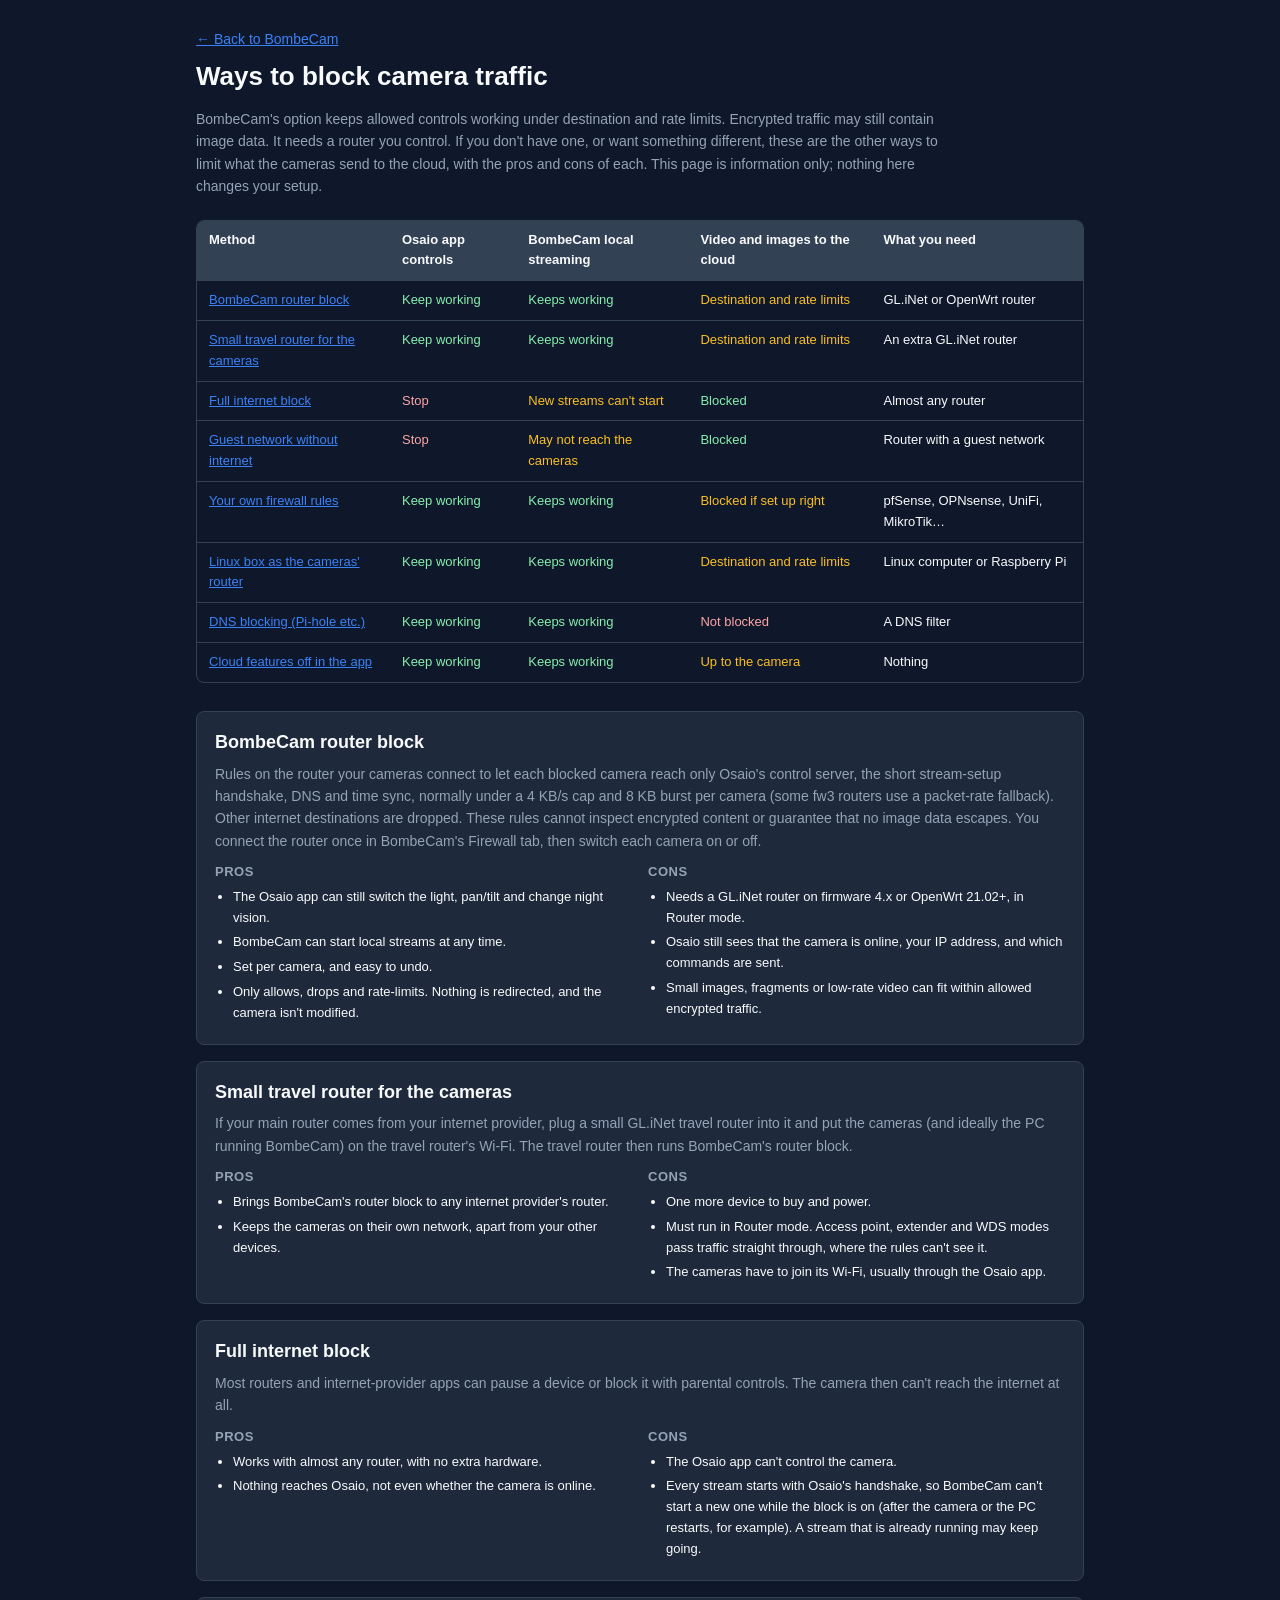
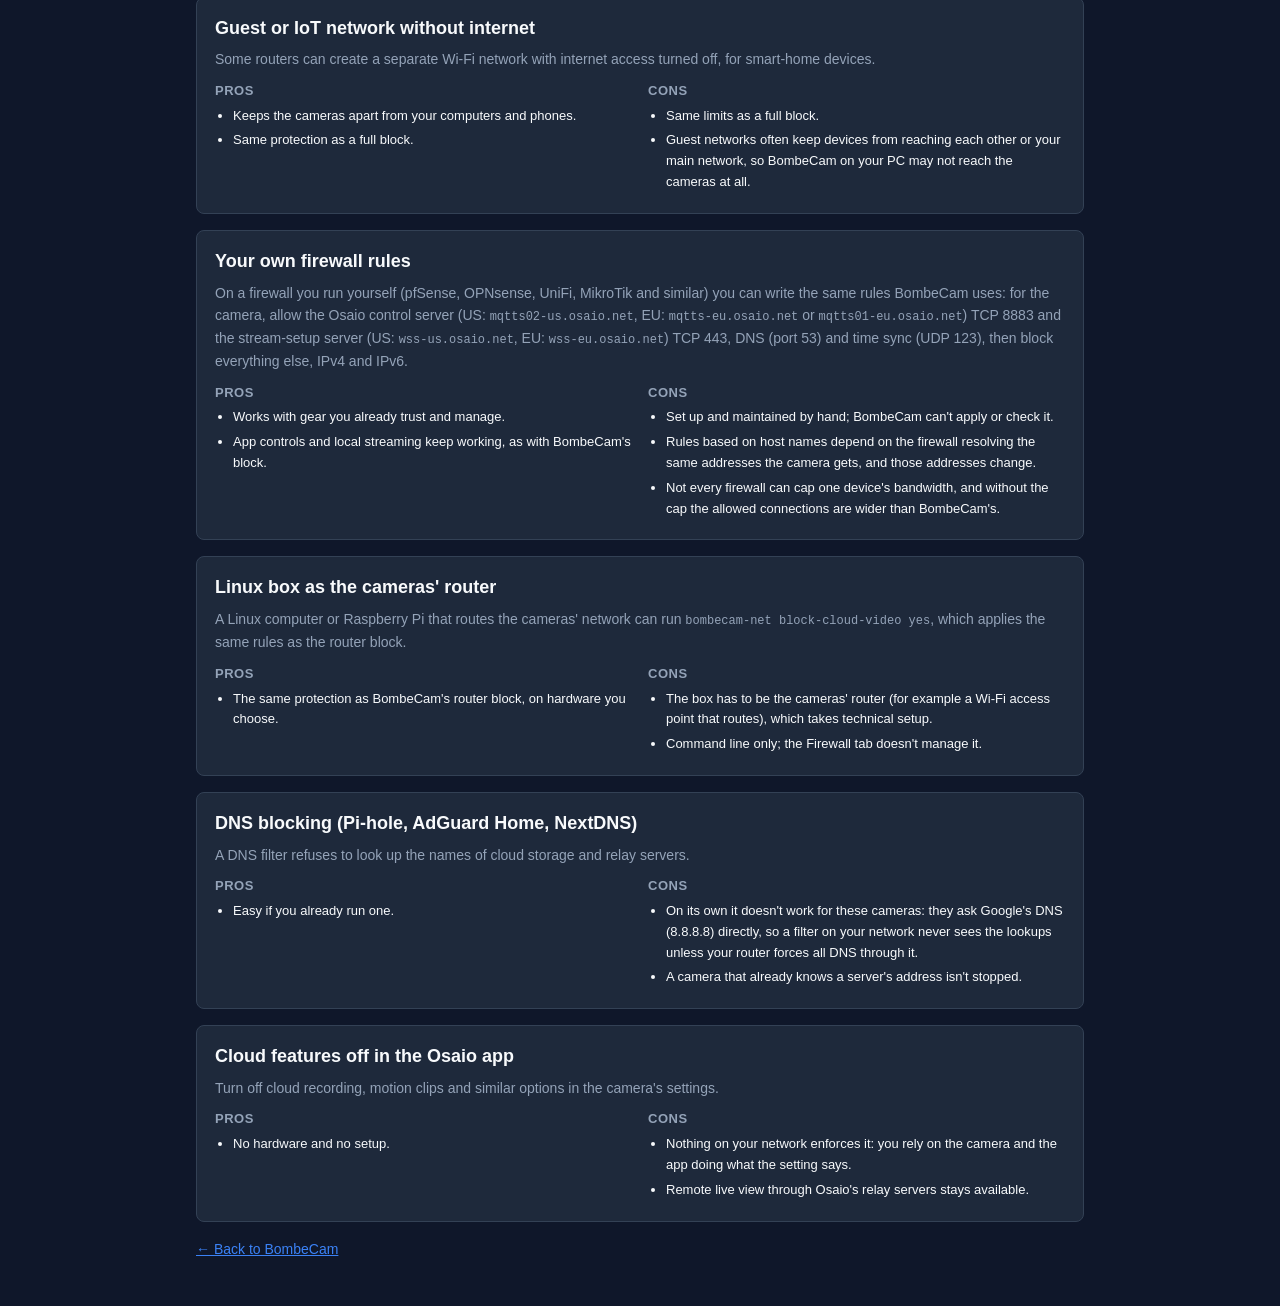
<file: web/blocking-options.html>
<!DOCTYPE html>
<html lang="en">
<head>
  <meta charset="UTF-8">
  <meta name="viewport" content="width=device-width, initial-scale=1.0">
  <title>Ways to block camera traffic · BombeCam</title>
  <link rel="stylesheet" href="style.css">
</head>
<body class="info-page">
  <main class="info-main">
    <p class="info-back"><a href="/">&larr; Back to BombeCam</a></p>
    <h1>Ways to block camera traffic</h1>
    <p class="info-lead">
      BombeCam's option keeps allowed controls working under destination and rate limits. Encrypted traffic may still contain image data.
      It needs a router you control. If you don't have one, or want something different, these are the other ways
      to limit what the cameras send to the cloud, with the pros and cons of each. This page is information only;
      nothing here changes your setup.
    </p>

    <div class="info-table-wrap">
      <table class="info-table">
        <thead>
          <tr>
            <th>Method</th>
            <th>Osaio app controls</th>
            <th>BombeCam local streaming</th>
            <th>Video and images to the cloud</th>
            <th>What you need</th>
          </tr>
        </thead>
        <tbody>
          <tr>
            <td><a href="#bombecam">BombeCam router block</a></td>
            <td class="yes">Keep working</td>
            <td class="yes">Keeps working</td>
            <td class="partly">Destination and rate limits</td>
            <td>GL.iNet or OpenWrt router</td>
          </tr>
          <tr>
            <td><a href="#travel-router">Small travel router for the cameras</a></td>
            <td class="yes">Keep working</td>
            <td class="yes">Keeps working</td>
            <td class="partly">Destination and rate limits</td>
            <td>An extra GL.iNet router</td>
          </tr>
          <tr>
            <td><a href="#full-block">Full internet block</a></td>
            <td class="no">Stop</td>
            <td class="partly">New streams can't start</td>
            <td class="yes">Blocked</td>
            <td>Almost any router</td>
          </tr>
          <tr>
            <td><a href="#guest">Guest network without internet</a></td>
            <td class="no">Stop</td>
            <td class="partly">May not reach the cameras</td>
            <td class="yes">Blocked</td>
            <td>Router with a guest network</td>
          </tr>
          <tr>
            <td><a href="#own-firewall">Your own firewall rules</a></td>
            <td class="yes">Keep working</td>
            <td class="yes">Keeps working</td>
            <td class="partly">Blocked if set up right</td>
            <td>pfSense, OPNsense, UniFi, MikroTik…</td>
          </tr>
          <tr>
            <td><a href="#linux">Linux box as the cameras' router</a></td>
            <td class="yes">Keep working</td>
            <td class="yes">Keeps working</td>
            <td class="partly">Destination and rate limits</td>
            <td>Linux computer or Raspberry Pi</td>
          </tr>
          <tr>
            <td><a href="#dns">DNS blocking (Pi-hole etc.)</a></td>
            <td class="yes">Keep working</td>
            <td class="yes">Keeps working</td>
            <td class="no">Not blocked</td>
            <td>A DNS filter</td>
          </tr>
          <tr>
            <td><a href="#app-settings">Cloud features off in the app</a></td>
            <td class="yes">Keep working</td>
            <td class="yes">Keeps working</td>
            <td class="partly">Up to the camera</td>
            <td>Nothing</td>
          </tr>
        </tbody>
      </table>
    </div>

    <section class="info-method" id="bombecam">
      <h2>BombeCam router block</h2>
      <p>Rules on the router your cameras connect to let each blocked camera reach only Osaio's control server, the short stream-setup handshake, DNS and time sync, normally under a 4&nbsp;KB/s cap and 8&nbsp;KB burst per camera (some fw3 routers use a packet-rate fallback). Other internet destinations are dropped. These rules cannot inspect encrypted content or guarantee that no image data escapes. You connect the router once in BombeCam's Firewall tab, then switch each camera on or off.</p>
      <div class="info-proscons">
        <div><h3>Pros</h3><ul>
          <li>The Osaio app can still switch the light, pan/tilt and change night vision.</li>
          <li>BombeCam can start local streams at any time.</li>
          <li>Set per camera, and easy to undo.</li>
          <li>Only allows, drops and rate-limits. Nothing is redirected, and the camera isn't modified.</li>
        </ul></div>
        <div><h3>Cons</h3><ul>
          <li>Needs a GL.iNet router on firmware 4.x or OpenWrt 21.02+, in Router mode.</li>
          <li>Osaio still sees that the camera is online, your IP address, and which commands are sent.</li>
          <li>Small images, fragments or low-rate video can fit within allowed encrypted traffic.</li>
        </ul></div>
      </div>
    </section>

    <section class="info-method" id="travel-router">
      <h2>Small travel router for the cameras</h2>
      <p>If your main router comes from your internet provider, plug a small GL.iNet travel router into it and put the cameras (and ideally the PC running BombeCam) on the travel router's Wi-Fi. The travel router then runs BombeCam's router block.</p>
      <div class="info-proscons">
        <div><h3>Pros</h3><ul>
          <li>Brings BombeCam's router block to any internet provider's router.</li>
          <li>Keeps the cameras on their own network, apart from your other devices.</li>
        </ul></div>
        <div><h3>Cons</h3><ul>
          <li>One more device to buy and power.</li>
          <li>Must run in Router mode. Access point, extender and WDS modes pass traffic straight through, where the rules can't see it.</li>
          <li>The cameras have to join its Wi-Fi, usually through the Osaio app.</li>
        </ul></div>
      </div>
    </section>

    <section class="info-method" id="full-block">
      <h2>Full internet block</h2>
      <p>Most routers and internet-provider apps can pause a device or block it with parental controls. The camera then can't reach the internet at all.</p>
      <div class="info-proscons">
        <div><h3>Pros</h3><ul>
          <li>Works with almost any router, with no extra hardware.</li>
          <li>Nothing reaches Osaio, not even whether the camera is online.</li>
        </ul></div>
        <div><h3>Cons</h3><ul>
          <li>The Osaio app can't control the camera.</li>
          <li>Every stream starts with Osaio's handshake, so BombeCam can't start a new one while the block is on (after the camera or the PC restarts, for example). A stream that is already running may keep going.</li>
        </ul></div>
      </div>
    </section>

    <section class="info-method" id="guest">
      <h2>Guest or IoT network without internet</h2>
      <p>Some routers can create a separate Wi-Fi network with internet access turned off, for smart-home devices.</p>
      <div class="info-proscons">
        <div><h3>Pros</h3><ul>
          <li>Keeps the cameras apart from your computers and phones.</li>
          <li>Same protection as a full block.</li>
        </ul></div>
        <div><h3>Cons</h3><ul>
          <li>Same limits as a full block.</li>
          <li>Guest networks often keep devices from reaching each other or your main network, so BombeCam on your PC may not reach the cameras at all.</li>
        </ul></div>
      </div>
    </section>

    <section class="info-method" id="own-firewall">
      <h2>Your own firewall rules</h2>
      <p>On a firewall you run yourself (pfSense, OPNsense, UniFi, MikroTik and similar) you can write the same rules BombeCam uses: for the camera, allow the Osaio control server (US: <code>mqtts02-us.osaio.net</code>, EU: <code>mqtts-eu.osaio.net</code> or <code>mqtts01-eu.osaio.net</code>) TCP 8883 and the stream-setup server (US: <code>wss-us.osaio.net</code>, EU: <code>wss-eu.osaio.net</code>) TCP 443, DNS (port 53) and time sync (UDP 123), then block everything else, IPv4 and IPv6.</p>
      <div class="info-proscons">
        <div><h3>Pros</h3><ul>
          <li>Works with gear you already trust and manage.</li>
          <li>App controls and local streaming keep working, as with BombeCam's block.</li>
        </ul></div>
        <div><h3>Cons</h3><ul>
          <li>Set up and maintained by hand; BombeCam can't apply or check it.</li>
          <li>Rules based on host names depend on the firewall resolving the same addresses the camera gets, and those addresses change.</li>
          <li>Not every firewall can cap one device's bandwidth, and without the cap the allowed connections are wider than BombeCam's.</li>
        </ul></div>
      </div>
    </section>

    <section class="info-method" id="linux">
      <h2>Linux box as the cameras' router</h2>
      <p>A Linux computer or Raspberry Pi that routes the cameras' network can run <code>bombecam-net block-cloud-video yes</code>, which applies the same rules as the router block.</p>
      <div class="info-proscons">
        <div><h3>Pros</h3><ul>
          <li>The same protection as BombeCam's router block, on hardware you choose.</li>
        </ul></div>
        <div><h3>Cons</h3><ul>
          <li>The box has to be the cameras' router (for example a Wi-Fi access point that routes), which takes technical setup.</li>
          <li>Command line only; the Firewall tab doesn't manage it.</li>
        </ul></div>
      </div>
    </section>

    <section class="info-method" id="dns">
      <h2>DNS blocking (Pi-hole, AdGuard Home, NextDNS)</h2>
      <p>A DNS filter refuses to look up the names of cloud storage and relay servers.</p>
      <div class="info-proscons">
        <div><h3>Pros</h3><ul>
          <li>Easy if you already run one.</li>
        </ul></div>
        <div><h3>Cons</h3><ul>
          <li>On its own it doesn't work for these cameras: they ask Google's DNS (8.8.8.8) directly, so a filter on your network never sees the lookups unless your router forces all DNS through it.</li>
          <li>A camera that already knows a server's address isn't stopped.</li>
        </ul></div>
      </div>
    </section>

    <section class="info-method" id="app-settings">
      <h2>Cloud features off in the Osaio app</h2>
      <p>Turn off cloud recording, motion clips and similar options in the camera's settings.</p>
      <div class="info-proscons">
        <div><h3>Pros</h3><ul>
          <li>No hardware and no setup.</li>
        </ul></div>
        <div><h3>Cons</h3><ul>
          <li>Nothing on your network enforces it: you rely on the camera and the app doing what the setting says.</li>
          <li>Remote live view through Osaio's relay servers stays available.</li>
        </ul></div>
      </div>
    </section>

    <p class="info-back"><a href="/">&larr; Back to BombeCam</a></p>
  </main>
</body>
</html>
</file>
<file: web/style.css>
/* ==========================================================================
   BombeCam web page stylesheet
   Modern, Clean, Responsive Dark Theme with High Visual Hierarchy
   ========================================================================== */

:root {
  --bg-body: #0f172a;
  --bg-card: #1e293b;
  --bg-card-header: #334155;
  --bg-input: #0f172a;
  --border-color: #334155;
  --text-main: #f8fafc;
  --text-muted: #94a3b8;
  --accent-primary: #3b82f6;
  --accent-primary-hover: #2563eb;
  --accent-success: #22c55e;
  --accent-warning: #f59e0b;
  --accent-danger: #ef4444;
  --accent-danger-hover: #dc2626;
  --accent-info: #0ea5e9;
  --radius-sm: 4px;
  --radius-md: 8px;
  --radius-lg: 12px;
  --font-family: -apple-system, BlinkMacSystemFont, "Segoe UI", Roboto, Helvetica, Arial, sans-serif;
  --transition: all 0.2s ease-in-out;
}

* {
  box-sizing: border-box;
  margin: 0;
  padding: 0;
}

body {
  font-family: var(--font-family);
  background-color: var(--bg-body);
  color: var(--text-main);
  line-height: 1.5;
  font-size: 14px;
  min-height: 100vh;
  display: flex;
  flex-direction: column;
}

/* ==========================================================================
   Header & Navigation
   ========================================================================== */

.app-header {
  background-color: var(--bg-card);
  border-bottom: 1px solid var(--border-color);
  padding: 12px 24px;
  display: flex;
  align-items: center;
  justify-content: space-between;
  flex-wrap: wrap;
  gap: 12px;
}

.header-left, .header-right {
  display: flex;
  align-items: center;
  gap: 12px;
  flex-wrap: wrap;
}

.brand {
  display: flex;
  align-items: center;
  gap: 8px;
  font-weight: 700;
  font-size: 18px;
  letter-spacing: -0.5px;
}

.brand-icon {
  font-size: 20px;
}

.brand-ver {
  font-size: 11px;
  padding: 2px 6px;
  background-color: var(--border-color);
  border-radius: var(--radius-sm);
  color: var(--text-muted);
}

.nav-tabs {
  display: flex;
  background-color: var(--bg-card);
  border-bottom: 1px solid var(--border-color);
  padding: 0 24px;
  overflow-x: auto;
  gap: 4px;
}

.nav-tab {
  padding: 12px 18px;
  background: none;
  border: none;
  border-bottom: 3px solid transparent;
  color: var(--text-muted);
  font-size: 14px;
  font-weight: 600;
  cursor: pointer;
  transition: var(--transition);
  white-space: nowrap;
}

.nav-tab:hover {
  color: var(--text-main);
  background-color: rgba(255, 255, 255, 0.03);
}

.nav-tab.active {
  color: var(--accent-primary);
  border-bottom-color: var(--accent-primary);
}

.tab-content {
  display: none;
}

.tab-content.active {
  display: block;
  padding-top: 20px; /* breathing room between the tab bar and the cards */
}

.app-main {
  flex: 1;
  padding: 24px;
  max-width: 1400px;
  width: 100%;
  margin: 0 auto;
}

/* ==========================================================================
   Badges & Status Pills
   ========================================================================== */

.badge {
  display: inline-flex;
  align-items: center;
  gap: 6px;
  padding: 4px 10px;
  border-radius: 9999px;
  font-size: 12px;
  font-weight: 600;
  text-transform: uppercase;
  letter-spacing: 0.5px;
}

.badge-verified, .badge-success {
  background-color: rgba(34, 197, 94, 0.15);
  color: var(--accent-success);
  border: 1px solid rgba(34, 197, 94, 0.3);
}

.badge-pending, .badge-warning {
  background-color: rgba(245, 158, 11, 0.15);
  color: var(--accent-warning);
  border: 1px solid rgba(245, 158, 11, 0.3);
}

.badge-unverified, .badge-info {
  background-color: rgba(14, 165, 233, 0.15);
  color: var(--accent-info);
  border: 1px solid rgba(14, 165, 233, 0.3);
}

.badge-error, .badge-danger {
  background-color: rgba(239, 68, 68, 0.15);
  color: var(--accent-danger);
  border: 1px solid rgba(239, 68, 68, 0.3);
}

.badge-secondary, .badge-paused {
  background-color: rgba(100, 116, 139, 0.2);
  color: #94a3b8;
  border: 1px solid #475569;
}

.badge-active {
  background-color: rgba(34, 197, 94, 0.2);
  color: #4ade80;
  border: 1px solid rgba(74, 222, 128, 0.4);
}

/* ==========================================================================
   Buttons & Actions
   ========================================================================== */

.btn {
  display: inline-flex;
  align-items: center;
  justify-content: center;
  gap: 6px;
  padding: 8px 16px;
  border-radius: var(--radius-sm);
  font-size: 13px;
  font-weight: 600;
  border: 1px solid transparent;
  cursor: pointer;
  transition: var(--transition);
  text-decoration: none;
}

.btn:disabled {
  opacity: 0.5;
  cursor: not-allowed;
}

.btn-sm {
  padding: 4px 10px;
  font-size: 12px;
}

.btn-primary {
  background-color: var(--accent-primary);
  color: #fff;
}
.btn-primary:hover:not(:disabled) {
  background-color: var(--accent-primary-hover);
}

.btn-secondary {
  background-color: #334155;
  color: var(--text-main);
  border-color: #475569;
}
.btn-secondary:hover:not(:disabled) {
  background-color: #475569;
}

.btn-success {
  background-color: var(--accent-success);
  color: #fff;
}
.btn-success:hover:not(:disabled) {
  background-color: #16a34a;
}

.btn-warning {
  background-color: var(--accent-warning);
  color: #000;
}
.btn-warning:hover:not(:disabled) {
  background-color: #d97706;
}

.btn-danger {
  background-color: var(--accent-danger);
  color: #fff;
}
.btn-danger:hover:not(:disabled) {
  background-color: var(--accent-danger-hover);
}

.btn-outline {
  background: transparent;
  border-color: var(--border-color);
  color: var(--text-main);
}
.btn-outline:hover:not(:disabled) {
  background-color: #334155;
  border-color: #475569;
}

/* Prominent Red STOP Action */
.btn-stop {
  background-color: var(--accent-danger);
  color: #ffffff;
  font-weight: 700;
  padding: 8px 18px;
  box-shadow: 0 0 12px rgba(239, 68, 68, 0.4);
  animation: pulse-stop 2.5s infinite;
}
.btn-stop:hover:not(:disabled) {
  background-color: var(--accent-danger-hover);
  box-shadow: 0 0 16px rgba(239, 68, 68, 0.7);
}

@keyframes pulse-stop {
  0% { box-shadow: 0 0 8px rgba(239, 68, 68, 0.3); }
  50% { box-shadow: 0 0 16px rgba(239, 68, 68, 0.6); }
  100% { box-shadow: 0 0 8px rgba(239, 68, 68, 0.3); }
}

.btn-copied {
  background-color: var(--accent-success) !important;
  color: #ffffff !important;
  border-color: var(--accent-success) !important;
}

.btn-updating {
  position: relative;
  pointer-events: none;
  opacity: 0.7;
}
.btn-updating::after {
  content: "";
  display: inline-block;
  width: 10px;
  height: 10px;
  margin-left: 6px;
  border: 2px solid #ffffff;
  border-top-color: transparent;
  border-radius: 50%;
  animation: spin 0.6s linear infinite;
}

@keyframes spin {
  to { transform: rotate(360deg); }
}

/* ==========================================================================
   Cards & Layout Grids
   ========================================================================== */

.card {
  background-color: var(--bg-card);
  border: 1px solid var(--border-color);
  border-radius: var(--radius-lg);
  overflow: hidden;
  margin-bottom: 24px;
}

.card-header {
  padding: 16px 20px;
  background-color: rgba(255, 255, 255, 0.02);
  border-bottom: 1px solid var(--border-color);
  display: flex;
  align-items: center;
  justify-content: space-between;
  flex-wrap: wrap;
  gap: 12px;
}

.card-title {
  font-size: 16px;
  font-weight: 700;
  color: var(--text-main);
}

.card-subtitle {
  font-size: 12px;
  color: var(--text-muted);
  margin-top: 2px;
}

.card-body {
  padding: 20px;
}

.dashboard-grid {
  display: grid;
  grid-template-columns: 1.2fr 1fr;
  gap: 24px;
}

@media (max-width: 1024px) {
  .dashboard-grid {
    grid-template-columns: 1fr;
  }
}

.account-grid, .safety-grid {
  display: grid;
  grid-template-columns: 1fr 1fr;
  gap: 24px;
}

@media (max-width: 900px) {
  .account-grid, .safety-grid {
    grid-template-columns: 1fr;
  }
}

/* ==========================================================================
   Live Preview & Decoded-Frame Gating
   ========================================================================== */

.preview-body {
  display: flex;
  flex-direction: column;
  gap: 14px;
}

.video-container {
  position: relative;
  width: 100%;
  background-color: #000000;
  border-radius: var(--radius-md);
  overflow: hidden;
  aspect-ratio: 16 / 9;
  display: flex;
  align-items: center;
  justify-content: center;
  border: 1px solid var(--border-color);
}

#preview-player {
  width: 100%;
  height: 100%;
  object-fit: contain;
  transition: transform 0.2s ease;
  transform-origin: center center;
}

.preview-overlay {
  position: absolute;
  top: 0;
  left: 0;
  width: 100%;
  height: 100%;
  display: flex;
  align-items: center;
  justify-content: center;
  background-color: rgba(0, 0, 0, 0.7);
  color: var(--text-muted);
  font-weight: 500;
  pointer-events: none;
  text-align: center;
  padding: 20px;
  flex-direction: column;
}

.preview-overlay button {
  pointer-events: auto;
}

/* Generic utility: the app toggles "hidden" on several elements (e.g. the
   "Fixed Lens" badge), but only the video overlay had a rule for it. */
.hidden {
  display: none !important;
}

.preview-overlay.hidden {
  display: none;
}

.cam-indicator {
  font-size: 13px;
  color: var(--text-muted);
  font-weight: 500;
}

.media-path-badge {
  display: inline-block;
  margin-left: 8px;
  padding: 1px 8px;
  border-radius: 999px;
  font-size: 11px;
  font-weight: 600;
  color: var(--accent-success);
  border: 1px solid currentColor;
  cursor: help;
}

.media-path-badge.warn {
  color: var(--accent-warning);
}

/* ==========================================================================
   PTZ & Auxiliary Controls
   ========================================================================== */

.section-subtitle {
  font-size: 13px;
  font-weight: 700;
  text-transform: uppercase;
  letter-spacing: 0.5px;
  color: var(--text-muted);
  margin-bottom: 10px;
  padding-bottom: 4px;
  border-bottom: 1px solid var(--border-color);
}

.ptz-section {
  margin-bottom: 20px;
}

.ptz-dpad {
  display: grid;
  grid-template-columns: repeat(3, 48px);
  grid-template-rows: repeat(3, 48px);
  gap: 6px;
  width: fit-content;
  margin: 0 auto;
  padding: 10px;
  background-color: var(--bg-body);
  border-radius: var(--radius-md);
  border: 1px solid var(--border-color);
}

.ptz-btn {
  display: flex;
  align-items: center;
  justify-content: center;
  background-color: #334155;
  color: var(--text-main);
  border: 1px solid #475569;
  border-radius: var(--radius-sm);
  font-size: 16px;
  font-weight: bold;
  cursor: pointer;
  transition: var(--transition);
  user-select: none;
}

.ptz-btn:hover:not(:disabled) {
  background-color: var(--accent-primary);
  border-color: var(--accent-primary);
  color: #fff;
}

.ptz-btn:active:not(:disabled) {
  transform: scale(0.95);
}

.ptz-stop {
  background-color: #475569;
  color: #ef4444;
}
.ptz-stop:hover:not(:disabled) {
  background-color: #ef4444;
  color: #fff;
}

.ptz-corner {
  background: transparent;
  border: none;
  cursor: default;
}

.switches-section {
  display: flex;
  flex-direction: column;
  gap: 12px;
  margin-bottom: 20px;
}

.control-row {
  display: flex;
  align-items: center;
  justify-content: space-between;
  padding: 8px 12px;
  background-color: var(--bg-body);
  border: 1px solid var(--border-color);
  border-radius: var(--radius-sm);
  gap: 12px;
}

.control-info {
  display: flex;
  align-items: center;
  gap: 8px;
}

.control-name {
  font-weight: 500;
  font-size: 13px;
}

.readback-pill {
  font-size: 11px;
  font-weight: 600;
  padding: 2px 8px;
  border-radius: 9999px;
  background-color: #334155;
  color: var(--text-main);
}

.telemetry-status {
  font-size: 12px;
  color: var(--accent-success);
  font-weight: 500;
}

.telemetry-status.updating {
  color: var(--accent-warning);
}

.btn-talk {
  user-select: none;
}
.btn-talk.active {
  background-color: var(--accent-danger) !important;
  color: #fff !important;
  animation: pulse-talk 1s infinite;
}

@keyframes pulse-talk {
  0% { opacity: 1; }
  50% { opacity: 0.6; }
  100% { opacity: 1; }
}

.pill-nv-on {
  font-size: 11px;
  font-weight: 700;
  padding: 2px 8px;
  border-radius: 9999px;
  background-color: rgba(34, 197, 94, 0.15);
  color: #22c55e;
  border: 1px solid rgba(34, 197, 94, 0.35);
  display: inline-flex;
  align-items: center;
  gap: 5px;
}
.pill-nv-on::before {
  content: "";
  display: inline-block;
  width: 6px;
  height: 6px;
  border-radius: 50%;
  background-color: #22c55e;
  box-shadow: 0 0 6px #22c55e;
}

.pill-nv-off {
  font-size: 11px;
  font-weight: 600;
  padding: 2px 8px;
  border-radius: 9999px;
  background-color: #1e293b;
  color: var(--text-muted);
  border: 1px solid var(--border-color);
  display: inline-flex;
  align-items: center;
  gap: 5px;
}
.pill-nv-off::before {
  content: "";
  display: inline-block;
  width: 6px;
  height: 6px;
  border-radius: 50%;
  background-color: #64748b;
}

.control-disabled {
  opacity: 0.45;
}
.control-disabled button,
.control-disabled input {
  pointer-events: none !important;
  cursor: not-allowed !important;
}

.badge-fixed-lens {
  font-size: 11px;
  font-weight: 600;
  padding: 2px 6px;
  border-radius: 4px;
  background-color: rgba(148, 163, 184, 0.15);
  color: #94a3b8;
  border: 1px solid rgba(148, 163, 184, 0.3);
  margin-left: 8px;
}

/* ==========================================================================
   Stream URLs & NVR Integration
   ========================================================================== */

.form-control {
  width: 100%;
  padding: 8px 12px;
  background-color: var(--bg-input);
  border: 1px solid var(--border-color);
  border-radius: var(--radius-sm);
  color: var(--text-main);
  font-size: 13px;
  font-family: inherit;
  transition: var(--transition);
}

.form-control:focus {
  outline: none;
  border-color: var(--accent-primary);
  box-shadow: 0 0 0 2px rgba(59, 130, 246, 0.2);
}

.code-input {
  font-family: "SFMono-Regular", Consolas, "Liberation Mono", Menlo, monospace;
  font-size: 12px;
}

.integration-block {
  margin-bottom: 20px;
  background-color: var(--bg-body);
  border: 1px solid var(--border-color);
  border-radius: var(--radius-md);
  overflow: hidden;
}

.snippet-header {
  padding: 10px 16px;
  background-color: rgba(255, 255, 255, 0.03);
  border-bottom: 1px solid var(--border-color);
  display: flex;
  align-items: center;
  justify-content: space-between;
}

.snippet-title {
  font-size: 13px;
  font-weight: 600;
}

.code-block {
  padding: 16px;
  margin: 0;
  overflow-x: auto;
  font-family: "SFMono-Regular", Consolas, "Liberation Mono", Menlo, monospace;
  font-size: 12px;
  line-height: 1.6;
  color: #cbd5e1;
}

/* ==========================================================================
   Discovery Table
   ========================================================================== */

.discovery-actions-bar {
  display: flex;
  align-items: center;
  justify-content: space-between;
  margin-bottom: 14px;
}

.table-container {
  overflow-x: auto;
  border: 1px solid var(--border-color);
  border-radius: var(--radius-sm);
}

.data-table {
  width: 100%;
  border-collapse: collapse;
  text-align: left;
  font-size: 13px;
}

.data-table th, .data-table td {
  padding: 10px 14px;
  border-bottom: 1px solid var(--border-color);
}

.data-table th {
  background-color: rgba(255, 255, 255, 0.03);
  font-weight: 600;
  color: var(--text-muted);
}

.data-table tr:hover td {
  background-color: rgba(255, 255, 255, 0.015);
}

/* ==========================================================================
   Forms & Inputs
   ========================================================================== */

.form-group {
  margin-bottom: 16px;
}

.form-group label {
  display: block;
  font-weight: 600;
  font-size: 13px;
  margin-bottom: 6px;
  color: var(--text-main);
}

.form-row {
  display: flex;
  gap: 16px;
}

.col-half {
  flex: 1;
}

.checkbox-label {
  display: flex;
  align-items: center;
  gap: 8px;
  cursor: pointer;
  font-size: 13px;
}

.form-text {
  font-size: 11px;
  margin-top: 4px;
}

.text-muted {
  color: var(--text-muted);
}

.text-center {
  text-align: center;
}

.profile-details {
  display: flex;
  flex-direction: column;
  gap: 8px;
  margin-bottom: 20px;
}

.profile-field {
  display: flex;
  justify-content: space-between;
  padding: 6px 0;
  border-bottom: 1px solid rgba(255, 255, 255, 0.05);
}

.field-label {
  color: var(--text-muted);
  font-size: 13px;
}

.field-value {
  font-weight: 600;
  font-size: 13px;
}

.profile-actions {
  display: flex;
  flex-wrap: wrap;
  gap: 8px;
}

/* ==========================================================================
   Safety & Recovery
   ========================================================================== */

.status-summary-box {
  display: flex;
  flex-direction: column;
  gap: 8px;
  margin-bottom: 24px;
  background-color: var(--bg-body);
  border: 1px solid var(--border-color);
  padding: 16px;
  border-radius: var(--radius-md);
}

.status-item {
  display: flex;
  justify-content: space-between;
  font-size: 13px;
}

.status-key {
  color: var(--text-muted);
}

.status-val {
  font-weight: 600;
}

.safety-action-box {
  padding: 16px;
  border: 1px dashed var(--accent-warning);
  border-radius: var(--radius-md);
  background-color: rgba(245, 158, 11, 0.05);
}

.safety-action-box h3 {
  font-size: 14px;
  margin-bottom: 6px;
  color: var(--accent-warning);
}

.safety-action-box p {
  margin-bottom: 14px;
  font-size: 12px;
}

/* ==========================================================================
   Modals
   ========================================================================== */

.modal {
  display: none;
  position: fixed;
  top: 0;
  left: 0;
  width: 100%;
  height: 100%;
  background-color: rgba(0, 0, 0, 0.75);
  z-index: 1000;
  align-items: center;
  justify-content: center;
  padding: 20px;
}

.modal.active {
  display: flex;
}

.modal-dialog {
  background-color: var(--bg-card);
  border: 1px solid var(--border-color);
  border-radius: var(--radius-lg);
  max-width: 480px;
  width: 100%;
  box-shadow: 0 10px 25px rgba(0, 0, 0, 0.5);
  animation: modal-pop 0.2s ease-out;
}

@keyframes modal-pop {
  from { transform: scale(0.95); opacity: 0; }
  to { transform: scale(1); opacity: 1; }
}

.modal-header {
  padding: 16px 20px;
  border-bottom: 1px solid var(--border-color);
  display: flex;
  align-items: center;
  justify-content: space-between;
}

.modal-title {
  font-size: 16px;
  font-weight: 700;
}

.modal-close {
  background: none;
  border: none;
  color: var(--text-muted);
  font-size: 20px;
  cursor: pointer;
  line-height: 1;
}

.modal-close:hover {
  color: var(--text-main);
}

.modal-body {
  padding: 20px;
}

.modal-footer {
  padding: 12px 20px;
  border-top: 1px solid var(--border-color);
  display: flex;
  justify-content: flex-end;
  gap: 10px;
  background-color: rgba(0, 0, 0, 0.15);
}

.alert {
  padding: 12px;
  border-radius: var(--radius-sm);
  margin-bottom: 14px;
  font-size: 13px;
}

.alert-warning {
  background-color: rgba(245, 158, 11, 0.15);
  border: 1px solid rgba(245, 158, 11, 0.3);
  color: #fbbf24;
}

/* ==========================================================================
   Toasts
   ========================================================================== */

.toast-container {
  position: fixed;
  bottom: 24px;
  right: 24px;
  display: flex;
  flex-direction: column;
  gap: 10px;
  z-index: 2000;
  pointer-events: none;
}

.toast {
  padding: 12px 18px;
  background-color: #1e293b;
  color: #fff;
  border-radius: var(--radius-sm);
  box-shadow: 0 4px 12px rgba(0, 0, 0, 0.4);
  font-size: 13px;
  font-weight: 500;
  border-left: 4px solid var(--accent-primary);
  pointer-events: auto;
  animation: toast-in 0.25s ease-out;
  max-width: 380px;
}

.toast.toast-success { border-left-color: var(--accent-success); }
.toast.toast-error { border-left-color: var(--accent-danger); }
.toast.toast-warning { border-left-color: var(--accent-warning); }

@keyframes toast-in {
  from { transform: translateX(100%); opacity: 0; }
  to { transform: translateX(0); opacity: 1; }
}

/* ==========================================================================
   Sign-in and camera selection
   ========================================================================== */

#view-onboarding {
  display: flex;
  justify-content: center;
  align-items: center;
  min-height: calc(100vh - 120px);
  padding: 20px;
}

.onboarding-screen {
  width: 100%;
  animation: fadeIn 0.2s ease-in-out;
}

.onboarding-card {
  max-width: 440px;
  margin: 0 auto;
  background-color: var(--bg-card);
  border: 1px solid var(--border-color);
  border-radius: var(--radius-lg);
  padding: 32px;
  box-shadow: 0 10px 25px rgba(0, 0, 0, 0.4);
}

.onboarding-card-wide {
  max-width: 720px;
}

.onboarding-header {
  text-align: center;
  margin-bottom: 24px;
}

.onboarding-icon {
  font-size: 36px;
  display: block;
  margin-bottom: 8px;
}

.onboarding-title {
  font-size: 20px;
  font-weight: 700;
  margin-bottom: 6px;
  color: var(--text-main);
}

.onboarding-subtitle {
  font-size: 13px;
  color: var(--text-muted);
  line-height: 1.5;
}

.btn-block {
  width: 100%;
}

.btn-lg {
  padding: 12px 20px;
  font-size: 15px;
  font-weight: 700;
}

/* Spinner */
.loading-spinner {
  width: 44px;
  height: 44px;
  border: 4px solid rgba(59, 130, 246, 0.15);
  border-top-color: var(--accent-primary);
  border-radius: 50%;
  animation: spin 0.8s linear infinite;
  margin: 16px auto 20px auto;
}

.loading-title {
  font-size: 18px;
  font-weight: 600;
  margin-bottom: 8px;
  color: var(--text-main);
}

.loading-desc {
  font-size: 13px;
  color: var(--text-muted);
}

@keyframes spin {
  to { transform: rotate(360deg); }
}

@keyframes fadeIn {
  from { opacity: 0; transform: translateY(6px); }
  to { opacity: 1; transform: translateY(0); }
}

/* Screen 2: Discovery List */
.discovery-toolbar {
  display: flex;
  justify-content: space-between;
  align-items: center;
  padding: 10px 14px;
  background-color: rgba(255, 255, 255, 0.02);
  border: 1px solid var(--border-color);
  border-radius: var(--radius-sm);
  margin-bottom: 12px;
}

.discovery-list {
  max-height: 380px;
  overflow-y: auto;
  margin-bottom: 20px;
  display: flex;
  flex-direction: column;
  gap: 8px;
}

.discovery-camera-item {
  background-color: var(--bg-body);
  border: 1px solid var(--border-color);
  border-radius: var(--radius-md);
  padding: 12px 16px;
  transition: var(--transition);
}

.discovery-camera-item:hover {
  border-color: var(--accent-primary);
}

.discovery-camera-label {
  display: flex;
  align-items: flex-start;
  gap: 12px;
  cursor: pointer;
  width: 100%;
}

.chk-discovery-item {
  margin-top: 3px;
  cursor: pointer;
}

.discovery-camera-details {
  flex: 1;
}

.discovery-camera-primary {
  display: flex;
  justify-content: space-between;
  align-items: center;
  margin-bottom: 4px;
}

.discovery-camera-name {
  font-weight: 600;
  font-size: 14px;
}

.discovery-camera-meta {
  display: flex;
  flex-wrap: wrap;
  gap: 12px;
  font-size: 12px;
}

.discovery-empty {
  text-align: center;
  padding: 30px 16px;
  background-color: var(--bg-body);
  border: 1px dashed var(--border-color);
  border-radius: var(--radius-md);
}

.onboarding-actions {
  margin-top: 16px;
}

/* ==========================================================================
   Firewall decision guide and deployment options
   ========================================================================== */

.firewall-action-buttons {
  display: flex;
  gap: 12px;
  margin-top: 1.5rem;
  flex-wrap: wrap;
}

.decision-options-grid {
  display: grid;
  grid-template-columns: repeat(auto-fit, minmax(320px, 1fr));
  gap: 20px;
  margin-top: 1rem;
}

.decision-option-card {
  background-color: rgba(255, 255, 255, 0.02);
  border: 1px solid var(--border-color);
  border-radius: var(--radius-md);
  padding: 20px;
  display: flex;
  flex-direction: column;
  position: relative;
  transition: var(--transition);
}

.decision-option-card:hover {
  border-color: #475569;
}

.decision-option-card.recommended {
  border-color: rgba(59, 130, 246, 0.5);
  background-color: rgba(59, 130, 246, 0.03);
  box-shadow: 0 0 20px rgba(59, 130, 246, 0.08);
}

.option-badge {
  display: inline-block;
  align-self: flex-start;
  background: rgba(59, 130, 246, 0.15);
  color: var(--accent-primary);
  border: 1px solid rgba(59, 130, 246, 0.3);
  font-size: 11px;
  font-weight: 700;
  padding: 3px 10px;
  border-radius: 9999px;
  margin-bottom: 12px;
  text-transform: uppercase;
  letter-spacing: 0.5px;
}

.option-title {
  font-size: 16px;
  font-weight: 700;
  color: var(--text-main);
  margin-bottom: 8px;
}

.option-desc {
  font-size: 13px;
  color: var(--text-muted);
  margin-bottom: 14px;
  line-height: 1.5;
}

.option-section-title {
  font-size: 12px;
  font-weight: 600;
  color: var(--text-main);
  margin-bottom: 8px;
}

.router-steps {
  font-size: 12px;
  color: var(--text-muted);
  line-height: 1.6;
  margin-top: 10px;
}

.step-item {
  margin-bottom: 6px;
  padding-left: 8px;
  border-left: 2px solid var(--border-color);
}



/* ==========================================================================
   Header, add cameras, manage
   ========================================================================== */

/* Side-by-side cards line up top and bottom */
.dashboard-grid, .safety-grid {
  align-items: stretch;
  margin-bottom: 24px;
}
.dashboard-grid > .card, .safety-grid > .card {
  margin-bottom: 0;
}
.fw-cameras {
  margin-bottom: 8px;
}
.fw-cameras .option-section-title {
  font-weight: 600;
  margin-bottom: 8px;
}

/* Header: firewall badge as a button, Osaio account chip */
.badge-button {
  border: none;
  cursor: pointer;
  font: inherit;
}
.account-chip {
  display: inline-flex;
  align-items: center;
  gap: 8px;
  padding: 5px 12px;
  border-radius: 999px;
  border: 1px solid var(--border-color);
  background-color: var(--bg-body);
  color: var(--text-main);
  font-size: 12px;
  max-width: 360px;
  white-space: nowrap;
  overflow: hidden;
  text-overflow: ellipsis;
}
.account-dot {
  width: 8px;
  height: 8px;
  border-radius: 50%;
  background-color: var(--text-muted);
  flex: none;
}
.account-chip.ok .account-dot { background-color: var(--accent-success); }
.account-chip.warn .account-dot { background-color: var(--accent-warning); }
.account-chip.error .account-dot { background-color: var(--accent-danger); }
.account-chip.busy .account-dot { background-color: var(--accent-info); animation: pulse-dot 1.2s infinite; }
@keyframes pulse-dot {
  0%, 100% { opacity: 1; }
  50% { opacity: 0.3; }
}

/* Live indicator (replaces the old "Stream Active (Decoded)" badge) */
.live-indicator {
  display: inline-flex;
  align-items: center;
  gap: 6px;
  font-size: 11px;
  font-weight: 700;
  letter-spacing: 0.08em;
  color: #fecaca;
}
.live-indicator::before {
  content: "";
  width: 8px;
  height: 8px;
  border-radius: 50%;
  background-color: var(--accent-danger);
  animation: pulse-dot 1.6s infinite;
}

/* Video toolbar (sound, full screen) */
.video-toolbar {
  position: absolute;
  right: 10px;
  bottom: 10px;
  display: flex;
  gap: 6px;
  z-index: 2;
}
.video-tool {
  background-color: rgba(15, 23, 42, 0.75);
  color: #fff;
  border: 1px solid rgba(255, 255, 255, 0.15);
  border-radius: var(--radius-sm);
  padding: 4px 10px;
  font-size: 12px;
  cursor: pointer;
}
.video-tool:hover {
  background-color: rgba(51, 65, 85, 0.9);
}
.video-container:fullscreen #preview-player {
  object-fit: contain;
}

/* Segmented control (night vision Auto / On / Off) */
.segmented {
  display: inline-flex;
  border: 1px solid var(--border-color);
  border-radius: var(--radius-sm);
  overflow: hidden;
}
.segmented-btn {
  background: transparent;
  color: var(--text-main);
  border: none;
  border-right: 1px solid var(--border-color);
  padding: 5px 12px;
  font-size: 12px;
  font-weight: 600;
  cursor: pointer;
}
.segmented-btn:last-child {
  border-right: none;
}
.segmented-btn:hover:not(:disabled) {
  background-color: #334155;
}
.segmented-btn.active {
  background-color: var(--accent-primary);
  color: #fff;
}
.segmented-btn:disabled {
  opacity: 0.6;
  cursor: wait;
}
.control-row-stacked {
  flex-direction: column;
  align-items: stretch;
  gap: 6px;
}
.control-row-main {
  display: flex;
  align-items: center;
  justify-content: space-between;
  gap: 12px;
}
.control-hint {
  font-size: 11px;
  color: var(--text-muted);
}
.control-hint a {
  color: var(--accent-info);
}
#nvr-address-note {
  margin-bottom: 10px;
}

/* Talk: microphone level */
.talk-level {
  display: none;
  width: 60px;
  height: 6px;
  border-radius: 3px;
  background-color: var(--border-color);
  overflow: hidden;
}
.talk-level.visible {
  display: inline-block;
}
#talk-level-bar {
  display: block;
  height: 100%;
  width: 0%;
  background-color: var(--accent-success);
  transition: width 0.08s linear;
}

/* Sign-in: dedicated connector account guidance */
.connector-guide {
  background-color: var(--bg-body);
  border: 1px solid var(--border-color);
  border-radius: var(--radius-md);
  padding: 14px 16px;
  margin-bottom: 18px;
  text-align: left;
}
.connector-guide-title {
  font-weight: 600;
  margin-bottom: 8px;
}
.connector-steps {
  padding-left: 20px;
  display: flex;
  flex-direction: column;
  gap: 6px;
  font-size: 13px;
}
.connector-why {
  margin-top: 10px;
  font-size: 12px;
  color: var(--text-muted);
}
.connector-choice {
  display: flex;
  flex-direction: column;
  gap: 6px;
  margin: 4px 0 16px;
  text-align: left;
}
.radio-label {
  display: flex;
  align-items: center;
  gap: 8px;
  font-size: 13px;
  cursor: pointer;
}

/* Volume: mute button + slider on the video toolbar */
.volume-control {
  display: flex;
  align-items: center;
  gap: 6px;
  background-color: rgba(15, 23, 42, 0.75);
  border: 1px solid rgba(255, 255, 255, 0.15);
  border-radius: var(--radius-sm);
  padding: 0 8px 0 0;
}
.volume-control .video-tool {
  border: none;
  background: transparent;
}
#volume-slider {
  width: 90px;
  accent-color: var(--accent-primary);
  cursor: pointer;
}

/* ==========================================================================
   Block cloud video
   ========================================================================== */

.alert-info {
  background-color: rgba(14, 165, 233, 0.12);
  border: 1px solid rgba(14, 165, 233, 0.3);
  color: #7dd3fc;
}
.alert-success {
  background-color: rgba(34, 197, 94, 0.12);
  border: 1px solid rgba(34, 197, 94, 0.3);
  color: #86efac;
}
.alert-danger {
  background-color: rgba(239, 68, 68, 0.12);
  border: 1px solid rgba(239, 68, 68, 0.35);
  color: #fca5a5;
}

.privacy-card {
  max-width: 880px;
}
.privacy-choice-row {
  display: flex;
  align-items: center;
  gap: 14px;
  flex-wrap: wrap;
  margin: 4px 0 10px;
}
.segmented-lg .segmented-btn {
  padding: 9px 26px;
  font-size: 14px;
}
.privacy-choice-hint {
  font-size: 12px;
  line-height: 1.6;
  max-width: 680px;
}
.privacy-result {
  margin-top: 14px;
}
.privacy-warnings {
  margin: 8px 0 0 18px;
}
.privacy-output {
  margin-top: 8px;
}
.privacy-output summary,
.privacy-advanced summary {
  cursor: pointer;
  font-size: 12px;
  color: var(--text-muted);
}
.privacy-output .code-block {
  max-height: 280px;
  overflow: auto;
  margin-top: 8px;
}

.privacy-cameras {
  margin-top: 18px;
}
.privacy-camera-list {
  list-style: none;
  display: flex;
  flex-direction: column;
  gap: 6px;
}
.privacy-camera-list li {
  display: flex;
  align-items: center;
  gap: 10px;
  flex-wrap: wrap;
  padding: 8px 10px;
  border: 1px solid var(--border-color);
  border-radius: var(--radius-sm);
  background-color: rgba(255, 255, 255, 0.02);
}
.privacy-cam-name {
  font-weight: 600;
}
.privacy-cam-mac {
  color: var(--text-muted);
  font-size: 12px;
}
.privacy-chip {
  margin-left: auto;
  font-size: 11px;
  font-weight: 600;
  padding: 2px 8px;
  border-radius: 999px;
  border: 1px solid var(--border-color);
}
.privacy-chip-ok {
  color: #86efac;
  border-color: rgba(34, 197, 94, 0.4);
}
.privacy-chip-warn {
  color: #fbbf24;
  border-color: rgba(245, 158, 11, 0.4);
}
.privacy-chip-muted {
  color: var(--text-muted);
}

/* "How it works": tucked away, one click to open */
.how-it-works {
  margin-top: 22px;
  border-top: 1px solid var(--border-color);
  padding-top: 12px;
}
.how-it-works > summary {
  cursor: pointer;
  font-weight: 600;
  color: var(--accent-primary);
  list-style: none;
}
.how-it-works > summary::-webkit-details-marker {
  display: none;
}
.how-it-works > summary::before {
  content: "\25B8";
  display: inline-block;
  margin-right: 6px;
  transition: transform 0.15s ease;
}
.how-it-works[open] > summary::before {
  transform: rotate(90deg);
}
.how-body {
  margin-top: 10px;
  font-size: 13px;
  color: var(--text-muted);
  line-height: 1.6;
}
.how-body h3 {
  font-size: 14px;
  color: var(--text-main);
  margin: 16px 0 6px;
}
.how-body h3:first-child {
  margin-top: 4px;
}
.how-body ul,
.how-body ol {
  margin-left: 20px;
}
.how-body li {
  margin-bottom: 4px;
}
.how-body strong {
  color: var(--text-main);
}
.how-body .how-note {
  margin-top: 8px;
}
.how-body a {
  color: var(--accent-primary);
}
.how-body .code-block {
  margin-top: 6px;
}
.segmented .segmented-btn.active:hover:not(:disabled) {
  background-color: var(--accent-primary-hover);
}
#privacy-modal-desc {
  margin-bottom: 14px;
}

/* ---- Block cloud video: router row, master switch, per-camera switches ---- */
.privacy-hardware {
  font-size: 13px;
  line-height: 1.6;
  color: var(--text-muted);
  padding: 10px 12px;
  border: 1px solid var(--border-color);
  border-left: 3px solid var(--accent-info);
  border-radius: var(--radius-sm);
  background-color: rgba(14, 165, 233, 0.06);
  margin-bottom: 14px;
}
.privacy-hardware strong {
  color: var(--text-main);
}
.privacy-hardware a {
  color: var(--accent-primary);
  white-space: nowrap;
}
.privacy-router-row {
  display: flex;
  align-items: center;
  justify-content: space-between;
  gap: 12px;
  flex-wrap: wrap;
  padding: 10px 12px;
  border: 1px solid var(--border-color);
  border-radius: var(--radius-sm);
  margin-bottom: 14px;
}
.privacy-router-status {
  font-size: 13px;
  color: var(--text-main);
  overflow-wrap: anywhere;
}
.privacy-router-status .text-muted {
  font-size: 12px;
}
.privacy-router-actions {
  display: flex;
  gap: 8px;
  flex-wrap: wrap;
}
.privacy-master-row {
  display: flex;
  align-items: center;
  justify-content: space-between;
  gap: 12px;
  padding: 10px 12px;
  margin-bottom: 8px;
  border: 1px solid var(--border-color);
  border-radius: var(--radius-sm);
  background-color: var(--bg-body);
}
.privacy-switch-label {
  display: flex;
  flex-direction: column;
  gap: 2px;
  cursor: pointer;
  min-width: 0;
}
.privacy-master-title {
  font-weight: 600;
  font-size: 14px;
}
.privacy-camera-list li {
  gap: 8px 10px;
}
.privacy-cam-text {
  display: flex;
  flex-direction: column;
  gap: 2px;
  min-width: 0;
  flex: 1 1 160px;
}
.privacy-cam-row-end {
  display: flex;
  align-items: center;
  gap: 10px;
  margin-left: auto;
}
.privacy-camera-list .privacy-chip {
  margin-left: 0;
}
.privacy-chip-busy {
  color: #7dd3fc;
  border-color: rgba(14, 165, 233, 0.4);
}
/* Toggle switch built on a checkbox */
.privacy-switch {
  appearance: none;
  -webkit-appearance: none;
  flex: 0 0 auto;
  width: 42px;
  height: 24px;
  border-radius: 999px;
  background-color: #475569;
  position: relative;
  cursor: pointer;
  transition: background-color 0.15s ease;
  margin: 0;
}
.privacy-switch::after {
  content: "";
  position: absolute;
  top: 3px;
  left: 3px;
  width: 18px;
  height: 18px;
  border-radius: 50%;
  background-color: #f8fafc;
  transition: transform 0.15s ease;
}
.privacy-switch:checked {
  background-color: var(--accent-success);
}
.privacy-switch:checked::after {
  transform: translateX(18px);
}
.privacy-switch:indeterminate {
  background-color: var(--accent-warning);
}
.privacy-switch:indeterminate::after {
  transform: translateX(9px);
}
.privacy-switch:focus-visible {
  outline: 2px solid var(--accent-primary);
  outline-offset: 2px;
}
.privacy-switch:disabled {
  opacity: 0.5;
  cursor: not-allowed;
}
#privacy-alert {
  margin-bottom: 12px;
  font-size: 13px;
}
#privacy-alert .btn {
  margin-top: 8px;
}

/* ---- "Ways to block camera traffic" information page ---- */
body.info-page {
  display: block;
  height: auto;
  min-height: 100vh;
  overflow: auto;
}
.info-main {
  max-width: 920px;
  margin: 0 auto;
  padding: 28px 16px 48px;
  color: var(--text-main);
  line-height: 1.6;
}
.info-main h1 {
  font-size: 26px;
  margin: 6px 0 10px;
}
.info-lead {
  color: var(--text-muted);
  max-width: 760px;
  margin-bottom: 22px;
}
.info-back a,
.info-main a {
  color: var(--accent-primary);
}
.info-table-wrap {
  overflow-x: auto;
  border: 1px solid var(--border-color);
  border-radius: var(--radius-md);
  margin-bottom: 28px;
}
.info-table {
  width: 100%;
  border-collapse: collapse;
  font-size: 13px;
  min-width: 640px;
}
.info-table th,
.info-table td {
  text-align: left;
  padding: 9px 12px;
  border-bottom: 1px solid var(--border-color);
  vertical-align: top;
}
.info-table th {
  background-color: var(--bg-card-header);
  font-weight: 600;
}
.info-table tr:last-child td {
  border-bottom: none;
}
.info-table td.yes {
  color: #86efac;
}
.info-table td.no {
  color: #fca5a5;
}
.info-table td.partly {
  color: #fbbf24;
}
.info-method {
  background-color: var(--bg-card);
  border: 1px solid var(--border-color);
  border-radius: var(--radius-md);
  padding: 16px 18px;
  margin-bottom: 16px;
  scroll-margin-top: 16px;
}
.info-method h2 {
  font-size: 18px;
  margin-bottom: 6px;
}
.info-method > p {
  color: var(--text-muted);
  font-size: 14px;
}
.info-method code {
  font-size: 12px;
  overflow-wrap: anywhere;
}
.info-proscons {
  display: grid;
  grid-template-columns: 1fr 1fr;
  gap: 16px;
  margin-top: 10px;
}
.info-proscons h3 {
  font-size: 13px;
  text-transform: uppercase;
  letter-spacing: 0.04em;
  color: var(--text-muted);
  margin-bottom: 4px;
}
.info-proscons ul {
  margin-left: 18px;
  font-size: 13px;
}
.info-proscons li {
  margin-bottom: 4px;
}
@media (max-width: 640px) {
  .info-proscons {
    grid-template-columns: 1fr;
  }
  .info-main h1 {
    font-size: 22px;
  }
}
#privacy-choice-hint {
  margin-top: 10px;
}

/* ---- "Use with Frigate / Home Assistant" page ---- */
.integ-page .info-method > p,
.integ-note {
  color: var(--text-muted);
  font-size: 13px;
  margin-top: 6px;
}
.integ-warnings {
  margin-bottom: 16px;
}
.integ-warning {
  background: rgba(245, 158, 11, 0.12);
  border: 1px solid rgba(245, 158, 11, 0.5);
  color: #fcd34d;
  border-radius: var(--radius-md);
  padding: 8px 12px;
  margin-bottom: 8px;
  font-size: 13px;
}
.integ-addresses {
  display: flex;
  flex-direction: column;
  gap: 6px;
  margin: 10px 0 4px;
}
.integ-addr,
.integ-where-choice,
.integ-switch {
  display: flex;
  align-items: flex-start;
  gap: 8px;
  cursor: pointer;
  font-size: 14px;
}
.integ-addr input,
.integ-where-choice input,
.integ-switch input {
  margin-top: 4px;
  flex-shrink: 0;
}
.integ-where {
  display: flex;
  flex-direction: column;
  gap: 6px;
  margin: 8px 0;
}
.integ-cams {
  margin-top: 14px;
  display: flex;
  flex-direction: column;
  gap: 10px;
}
.integ-cam,
.integ-ha-cam {
  background: var(--bg-body);
  border: 1px solid var(--border-color);
  border-radius: var(--radius-md);
  padding: 10px 12px;
}
.integ-ha-cams {
  display: flex;
  flex-direction: column;
  gap: 12px;
  margin: 10px 0;
}
.integ-ha-cam h3 {
  font-size: 15px;
  margin-bottom: 4px;
}
.integ-cam-name {
  font-weight: 600;
  margin-bottom: 6px;
}
.integ-live,
.integ-idle {
  font-size: 11px;
  font-weight: 600;
  border-radius: 999px;
  padding: 1px 8px;
  margin-left: 6px;
  vertical-align: 1px;
}
.integ-live {
  background: rgba(34, 197, 94, 0.15);
  color: #86efac;
}
.integ-idle {
  background: rgba(148, 163, 184, 0.15);
  color: var(--text-muted);
}
.integ-copyrow {
  display: grid;
  grid-template-columns: minmax(120px, 190px) 1fr auto;
  align-items: center;
  gap: 8px;
  padding: 4px 0;
  font-size: 13px;
}
.integ-copyrow-label {
  color: var(--text-muted);
}
.integ-copyrow-value,
.integ-creds code {
  font-family: "SFMono-Regular", Consolas, "Liberation Mono", Menlo, monospace;
  font-size: 12px;
  overflow-wrap: anywhere;
  background: rgba(255, 255, 255, 0.04);
  border-radius: var(--radius-sm);
  padding: 2px 6px;
}
.integ-steps {
  margin: 8px 0 8px 20px;
  font-size: 14px;
}
.integ-steps li {
  margin-bottom: 4px;
}
.integ-tips {
  margin: 10px 0 0 18px;
  font-size: 13px;
  color: var(--text-muted);
}
.integ-tips li {
  margin-bottom: 6px;
}
.integ-tips strong,
.integ-steps strong {
  color: var(--text-main);
}
.integ-snippet {
  margin-top: 10px;
  background-color: var(--bg-body);
  border: 1px solid var(--border-color);
  border-radius: var(--radius-md);
  overflow: hidden;
}
.integ-snippet .code-block {
  max-height: 420px;
  overflow: auto;
}
.integ-details {
  margin-top: 10px;
}
.integ-details summary {
  cursor: pointer;
  color: var(--accent-primary);
  font-size: 13px;
}
.integ-form {
  margin-top: 10px;
}
.integ-form-grid {
  display: grid;
  grid-template-columns: repeat(2, minmax(0, 1fr));
  gap: 10px;
  margin-top: 10px;
}
.integ-form-grid label,
.integ-details label {
  display: flex;
  flex-direction: column;
  gap: 4px;
  font-size: 12px;
  color: var(--text-muted);
}
.integ-form-actions {
  display: flex;
  align-items: center;
  flex-wrap: wrap;
  gap: 10px;
  margin-top: 12px;
}
.integ-status {
  font-size: 13px;
  color: var(--text-muted);
}
.integ-status-connected {
  color: #86efac;
}
.integ-status-error {
  color: #fca5a5;
}
.integ-status-connecting {
  color: #fcd34d;
}
.integ-option {
  padding: 10px 0;
  border-bottom: 1px solid var(--border-color);
}
.integ-option:last-of-type {
  border-bottom: none;
}
.integ-creds {
  margin-top: 8px;
  font-size: 13px;
  display: flex;
  flex-wrap: wrap;
  align-items: center;
  gap: 8px;
}
.nvr-guide-link {
  display: inline-flex;
  align-items: center;
  gap: 6px;
  text-decoration: none;
}
.snippet-steps {
  white-space: pre-wrap;
}
@media (max-width: 640px) {
  .integ-copyrow {
    grid-template-columns: 1fr auto;
  }
  .integ-copyrow-label {
    grid-column: 1 / -1;
  }
  .integ-form-grid {
    grid-template-columns: 1fr;
  }
}
.nvr-card-actions {
  display: flex;
  flex-wrap: wrap;
  gap: 8px;
}
.manage-item {
  display: flex;
  flex-wrap: wrap;
  align-items: center;
  gap: 6px 12px;
  background-color: var(--bg-body);
  border: 1px solid var(--border-color);
  border-radius: var(--radius-md);
  padding: 10px 12px;
}
.manage-item .discovery-name {
  font-weight: 600;
}
.manage-item .discovery-model {
  color: var(--text-muted);
  font-size: 12px;
  flex: 1;
}
.manage-stream-name {
  flex-basis: 100%;
  display: flex;
  align-items: center;
  gap: 8px;
  font-size: 12px;
  color: var(--text-muted);
}
.manage-stream-name input {
  max-width: 240px;
}

/* ==========================================================================
   Layout: Viewer, Streams & ports, Manage, Shut down
   ========================================================================== */

.visually-hidden {
  position: absolute !important;
  width: 1px;
  height: 1px;
  overflow: hidden;
  clip: rect(0 0 0 0);
  white-space: nowrap;
}

/* Viewer: the picture takes the room, controls sit in a slim column */
.viewer-layout {
  display: grid;
  grid-template-columns: minmax(0, 1fr) 340px;
  gap: 20px;
  align-items: start;
}
@media (max-width: 1024px) {
  .viewer-layout {
    grid-template-columns: minmax(0, 1fr);
  }
}
.viewer-layout > .card {
  margin-bottom: 0;
}

.stage-bar {
  display: flex;
  align-items: center;
  justify-content: space-between;
  gap: 12px;
  padding: 10px 14px;
  border-bottom: 1px solid var(--border-color);
}
.stage-camera {
  min-width: 0;
  flex: 1;
}
.stage-select {
  appearance: none;
  -webkit-appearance: none;
  max-width: 100%;
  background-color: transparent;
  background-image: url("data:image/svg+xml,%3Csvg xmlns='http://www.w3.org/2000/svg' viewBox='0 0 12 8'%3E%3Cpath d='M1 1l5 5 5-5' fill='none' stroke='%2394a3b8' stroke-width='1.6'/%3E%3C/svg%3E");
  background-repeat: no-repeat;
  background-position: right 10px center;
  background-size: 11px 8px;
  border: 1px solid transparent;
  border-radius: var(--radius-md);
  color: var(--text-main);
  font: inherit;
  font-size: 16px;
  font-weight: 700;
  padding: 6px 32px 6px 8px;
  cursor: pointer;
  text-overflow: ellipsis;
}
.stage-select:hover,
.stage-select:focus {
  border-color: var(--border-color);
  background-color: var(--bg-input);
  outline: none;
}
.stage-select option {
  background-color: var(--bg-card);
  color: var(--text-main);
  font-weight: 500;
}
.stage-status {
  display: flex;
  align-items: center;
  gap: 10px;
  flex: none;
}
.stage-status .media-path-badge {
  margin-left: 0;
}

.stage-card .video-container {
  border: none;
  border-radius: 0;
}

/* Video toolbar: zoom on the left, sound and full screen on the right */
.video-toolbar {
  left: 0;
  right: 0;
  bottom: 0;
  align-items: center;
  gap: 8px;
  padding: 28px 12px 10px;
  background: linear-gradient(to top, rgba(2, 6, 23, 0.75), rgba(2, 6, 23, 0));
  transition: opacity 0.2s ease;
}
@media (hover: hover) {
  .video-container .video-toolbar {
    opacity: 0;
  }
  .video-container:hover .video-toolbar,
  .video-container:focus-within .video-toolbar {
    opacity: 1;
  }
}
.video-tool-spacer {
  flex: 1;
}
.video-tool-group {
  display: inline-flex;
  align-items: center;
  gap: 2px;
  padding: 2px;
  background-color: rgba(15, 23, 42, 0.8);
  border: 1px solid rgba(255, 255, 255, 0.14);
  border-radius: 999px;
}
.video-tool-group .video-tool {
  background: transparent;
  border: none;
  border-radius: 999px;
  min-width: 30px;
  padding: 4px 9px;
}
.video-tool-group .video-tool:hover {
  background-color: rgba(255, 255, 255, 0.12);
}
.video-tool-solo {
  border-radius: 999px;
  min-width: 34px;
}
.zoom-reset {
  font-variant-numeric: tabular-nums;
  font-weight: 600;
}
.video-tool-group.volume-control {
  padding-right: 10px;
}

/* Controls column */
.controls-header {
  padding: 12px 16px;
}
.controls-status {
  display: flex;
  flex-direction: column;
  align-items: flex-end;
  gap: 2px;
  font-size: 11px;
}
.controls-body {
  padding: 16px;
  display: flex;
  flex-direction: column;
  gap: 18px;
}
.controls-body .section-subtitle {
  display: flex;
  align-items: center;
  justify-content: space-between;
  gap: 8px;
  font-size: 11px;
  letter-spacing: 0.08em;
  border-bottom: none;
  padding-bottom: 0;
  margin-bottom: 8px;
}
.ptz-talk-row {
  display: grid;
  grid-template-columns: auto minmax(0, 1fr);
  gap: 16px;
  align-items: start;
}
.ptz-talk-row .ptz-section {
  margin-bottom: 0;
}
.ptz-talk-row .ptz-dpad {
  grid-template-columns: repeat(3, 40px);
  grid-template-rows: repeat(3, 40px);
  gap: 5px;
  padding: 8px;
  margin: 0;
}
.ptz-talk-row .ptz-btn {
  border-radius: var(--radius-md);
}
.talk-section {
  display: flex;
  flex-direction: column;
  min-width: 0;
}
.talk-section .btn-talk {
  width: 100%;
  min-height: 72px;
  font-size: 15px;
  border-radius: var(--radius-lg);
}
.talk-meta {
  display: flex;
  align-items: center;
  gap: 8px;
  margin-top: 8px;
}
.controls-body .switches-section {
  gap: 6px;
}
.controls-body .control-row {
  padding: 8px 10px;
}
.controls-footnote {
  margin-top: 4px;
}

/* Streams & ports tab */
.stream-list {
  display: flex;
  flex-direction: column;
  gap: 12px;
}
.stream-row {
  background-color: var(--bg-body);
  border: 1px solid var(--border-color);
  border-radius: var(--radius-md);
  padding: 12px 14px;
}
.stream-row-head {
  display: flex;
  align-items: center;
  gap: 8px;
  margin-bottom: 6px;
  flex-wrap: wrap;
}
.stream-row-name {
  font-weight: 700;
}
.stream-row-state {
  font-size: 12px;
  color: var(--text-muted);
}
.status-dot {
  width: 8px;
  height: 8px;
  border-radius: 50%;
  background-color: var(--text-muted);
  flex: none;
}
.status-dot.on {
  background-color: var(--accent-success);
  box-shadow: 0 0 0 3px rgba(34, 197, 94, 0.18);
}
.stream-url {
  display: grid;
  grid-template-columns: 48px minmax(0, 1fr) auto;
  align-items: center;
  gap: 10px;
  margin-top: 6px;
}
.stream-url-kind {
  font-size: 11px;
  font-weight: 700;
  letter-spacing: 0.06em;
  color: var(--text-muted);
}
.stream-url-value {
  display: block;
  min-width: 0;
  overflow: hidden;
  text-overflow: ellipsis;
  white-space: nowrap;
  font-family: "SFMono-Regular", Consolas, "Liberation Mono", Menlo, monospace;
  font-size: 12.5px;
  padding: 7px 10px;
  background-color: var(--bg-input);
  border: 1px solid var(--border-color);
  border-radius: var(--radius-sm);
}
.stream-row-alt {
  margin-top: 8px;
  overflow-wrap: anywhere;
}
@media (max-width: 640px) {
  .stream-url {
    grid-template-columns: minmax(0, 1fr) auto;
    gap: 6px 8px;
  }
  .stream-url-kind {
    grid-column: 1 / -1;
  }
}

.port-grid {
  display: grid;
  grid-template-columns: repeat(auto-fill, minmax(230px, 1fr));
  gap: 12px;
}
.port-item {
  display: grid;
  grid-template-columns: auto minmax(0, 1fr);
  grid-template-rows: auto auto;
  column-gap: 14px;
  align-items: center;
  padding: 12px 14px;
  background-color: var(--bg-body);
  border: 1px solid var(--border-color);
  border-radius: var(--radius-md);
}
.port-item[hidden] {
  display: none;
}
.port-num {
  grid-row: 1 / span 2;
  min-width: 72px;
  font-size: 19px;
  font-weight: 700;
  font-variant-numeric: tabular-nums;
  color: var(--accent-primary);
}
.port-item-local .port-num {
  color: var(--text-muted);
}
.port-name {
  font-weight: 600;
}
.port-desc {
  font-size: 12px;
  color: var(--text-muted);
}

/* Sign-in: the separate-login requirement */
.connector-guide-required {
  border-color: rgba(59, 130, 246, 0.55);
  background-color: rgba(59, 130, 246, 0.08);
}
.modal-callout {
  margin: 10px 0 14px;
  padding: 10px 12px;
  font-size: 13px;
  border: 1px solid rgba(59, 130, 246, 0.55);
  background-color: rgba(59, 130, 246, 0.08);
  border-radius: var(--radius-md);
}

/* Manage: actions */
.manage-actions {
  margin-top: 16px;
  border-top: 1px solid var(--border-color);
}
.manage-action {
  display: flex;
  align-items: center;
  justify-content: space-between;
  gap: 14px;
  padding: 12px 0;
  border-bottom: 1px solid var(--border-color);
}
.manage-action > button,
.manage-action > .segmented {
  flex: none;
}
.manage-action-title {
  font-weight: 600;
}

/* After Shut down */
.shutdown-screen {
  min-height: 100vh;
  display: flex;
  align-items: center;
  justify-content: center;
  padding: 24px 16px;
}
.shutdown-card {
  max-width: 460px;
  text-align: center;
  background-color: var(--bg-card);
  border: 1px solid var(--border-color);
  border-radius: var(--radius-lg);
  padding: 32px 28px;
}
.shutdown-card h1 {
  font-size: 20px;
  margin: 8px 0 10px;
}
.shutdown-card p {
  margin-top: 8px;
}
.shutdown-icon {
  font-size: 34px;
  color: var(--text-muted);
}

.card-subtitle a {
  color: var(--accent-info);
}
.port-item {
  align-content: center;
}
.port-name,
.port-desc {
  align-self: start;
}

/* SD Card (Streams & ports tab) */
.sdcard-info {
  margin-bottom: 16px;
  padding: 16px;
  background-color: var(--bg-body);
  border: 1px solid var(--border-color);
  border-radius: var(--radius-md);
}
.sdcard-stats {
  display: grid;
  grid-template-columns: repeat(auto-fit, minmax(120px, 1fr));
  gap: 12px;
  margin-bottom: 12px;
}
.sdcard-stat {
  display: flex;
  flex-direction: column;
  align-items: center;
  gap: 4px;
}
.sdcard-stat-label {
  font-size: 11px;
  font-weight: 600;
  letter-spacing: 0.06em;
  color: var(--text-muted);
  text-transform: uppercase;
}
.sdcard-stat-value {
  font-size: 16px;
  font-weight: 700;
  font-variant-numeric: tabular-nums;
}
.sdcard-progress-bar {
  height: 8px;
  background-color: var(--bg-input);
  border-radius: 4px;
  overflow: hidden;
}
.sdcard-progress-fill {
  height: 100%;
  background: linear-gradient(90deg, var(--accent-success), var(--accent-warning));
  transition: width 0.3s ease;
}
.sdcard-recording {
  padding-bottom: 12px;
  margin-bottom: 12px;
  border-bottom: 1px solid var(--border-color);
}
.sdcard-recording:last-child {
  border-bottom: none;
  margin-bottom: 0;
  padding-bottom: 0;
}
.sdcard-rec-head {
  display: flex;
  justify-content: space-between;
  align-items: center;
  margin-bottom: 8px;
  flex-wrap: wrap;
  gap: 8px;
}
.sdcard-rec-actions {
  display: flex;
  gap: 8px;
}

/* Header chip is a button: it opens the tab that explains it */
button.account-chip {
  font-family: inherit;
  cursor: pointer;
}
button.account-chip:hover {
  border-color: var(--accent-primary);
}
.nav-alert {
  display: inline-block;
  margin-left: 6px;
  min-width: 16px;
  padding: 0 4px;
  border-radius: 999px;
  background-color: var(--accent-danger);
  color: #fff;
  font-size: 11px;
  line-height: 16px;
  text-align: center;
}
.nav-alert[hidden] {
  display: none;
}

/* Dialogs never grow past the window: the body scrolls instead */
.modal-dialog {
  display: flex;
  flex-direction: column;
  max-height: calc(100vh - 40px);
  max-height: calc(100dvh - 40px);
}
.modal-dialog > form {
  display: flex;
  flex-direction: column;
  min-height: 0;
}
.modal-body {
  overflow-y: auto;
  min-height: 0;
}
.modal-header,
.modal-footer {
  flex: none;
}
[hidden] {
  display: none !important;
}

/* Add cameras: search results */
.discovery-item {
  display: flex;
  align-items: center;
  gap: 10px;
  padding: 8px 12px;
  background-color: var(--bg-body);
  border: 1px solid var(--border-color);
  border-radius: var(--radius-md);
  cursor: pointer;
}
.discovery-item .discovery-name {
  flex: 1;
  min-width: 0;
  overflow-wrap: anywhere;
}
.discovery-item .discovery-model {
  font-size: 12px;
  color: var(--text-muted);
}

/* Cameras and Osaio logins: one row per item; rows wrap on narrow screens */
.list-toolbar {
  display: flex;
  align-items: center;
  gap: 12px;
  margin-bottom: 12px;
}
.list-filter {
  flex: 1;
  max-width: 420px;
}
.list-count {
  font-size: 12px;
  white-space: nowrap;
}
.list-status {
  font-size: 13px;
  color: var(--text-muted);
}
.list-status:not(:empty) {
  margin-bottom: 12px;
}
.list-status.is-ok { color: var(--accent-success); }
.list-status.is-warn { color: var(--accent-warning); }
.list-status.is-error { color: var(--accent-danger); }
.item-list {
  display: flex;
  flex-direction: column;
  gap: 8px;
}
.item-row {
  display: flex;
  flex-wrap: wrap;
  align-items: center;
  gap: 10px 16px;
  padding: 12px 14px;
  background-color: var(--bg-body);
  border: 1px solid var(--border-color);
  border-radius: var(--radius-md);
}
.item-main {
  flex: 1 1 220px;
  min-width: 0;
}
.item-title {
  font-weight: 600;
  overflow-wrap: anywhere;
}
.item-meta,
.item-detail {
  margin-top: 2px;
  font-size: 12px;
  color: var(--text-muted);
  overflow-wrap: anywhere;
}
.item-detail {
  color: var(--accent-warning);
}
.item-pill {
  display: inline-block;
  margin-left: 6px;
  padding: 1px 8px;
  border-radius: 999px;
  border: 1px solid var(--border-color);
  font-size: 11px;
  font-weight: 600;
  color: var(--text-muted);
  vertical-align: middle;
}
.item-pill.is-ok { color: var(--accent-success); border-color: rgba(34, 197, 94, 0.5); }
.item-pill.is-warn { color: var(--accent-warning); border-color: rgba(245, 158, 11, 0.5); }
.item-pill.is-error { color: var(--accent-danger); border-color: rgba(239, 68, 68, 0.5); }
.item-field {
  flex: 0 1 260px;
  font-size: 12px;
  color: var(--text-muted);
}
.item-field label {
  display: block;
  margin-bottom: 4px;
}
.inline-input {
  display: flex;
  gap: 6px;
}
.inline-input .form-control {
  min-width: 0;
}
.item-actions {
  display: flex;
  flex-wrap: wrap;
  gap: 6px;
}
.item-empty {
  padding: 24px 16px;
  text-align: center;
  color: var(--text-muted);
  border: 1px dashed var(--border-color);
  border-radius: var(--radius-md);
}
.list-footnote {
  margin-top: 16px;
}
@media (max-width: 640px) {
  .item-field,
  .item-actions {
    flex-basis: 100%;
  }
  .list-filter {
    max-width: none;
  }
}

/* Phones: 16px side gutter, every tab visible */
@media (max-width: 640px) {
  .app-main {
    padding: 16px;
  }
  .app-header {
    padding: 12px 16px;
  }
  .nav-tabs {
    padding: 0 4px;
    gap: 0;
  }
  .nav-tab {
    padding: 12px 10px;
    font-size: 13px;
  }
  .ptz-talk-row {
    gap: 12px;
  }
}

/* Administrator: create, sign in, sign-in settings */
body.admin-gate .header-right,
body.admin-gate #privacy-badge {
  display: none;
}
.admin-form .form-group {
  margin-bottom: 12px;
}
.admin-check {
  display: flex;
  align-items: flex-start;
  gap: 8px;
  margin: 4px 0 14px;
  font-size: 13px;
  line-height: 1.4;
}
.admin-check input {
  margin-top: 3px;
  flex: none;
}
.admin-section {
  padding: 14px 0;
  border-top: 1px solid var(--border-color);
}
.admin-section h4 {
  font-size: 14px;
  margin-bottom: 8px;
}
.admin-section .control-hint {
  margin: 6px 0;
}
.admin-qr img {
  display: block;
  width: 200px;
  height: 200px;
  margin: 8px 0;
  padding: 8px;
  background: #fff;
  border-radius: var(--radius-md);
  image-rendering: pixelated;
}
.admin-secret {
  word-break: break-all;
  user-select: all;
}
.admin-codes {
  margin: 10px 0 18px;
  padding-bottom: 14px;
  border-bottom: 1px dashed var(--border-color);
}
.admin-codes pre {
  margin: 8px 0;
}
.manage-buttons {
  display: flex;
  flex-wrap: wrap;
  gap: 6px;
  justify-content: flex-end;
}

.admin-forgot {
  margin-top: 18px;
  font-size: 13px;
}
.admin-forgot summary {
  cursor: pointer;
  color: var(--text-muted);
}
.admin-forgot p,
.admin-forgot .list-status {
  margin: 8px 0;
}
.admin-forgot-tips {
  margin: 6px 0 10px 18px;
  color: var(--text-muted);
  line-height: 1.5;
}
#admin-forgot-reset {
  margin-top: 10px;
}
.brand-ver:empty {
  display: none;
}
</file>
